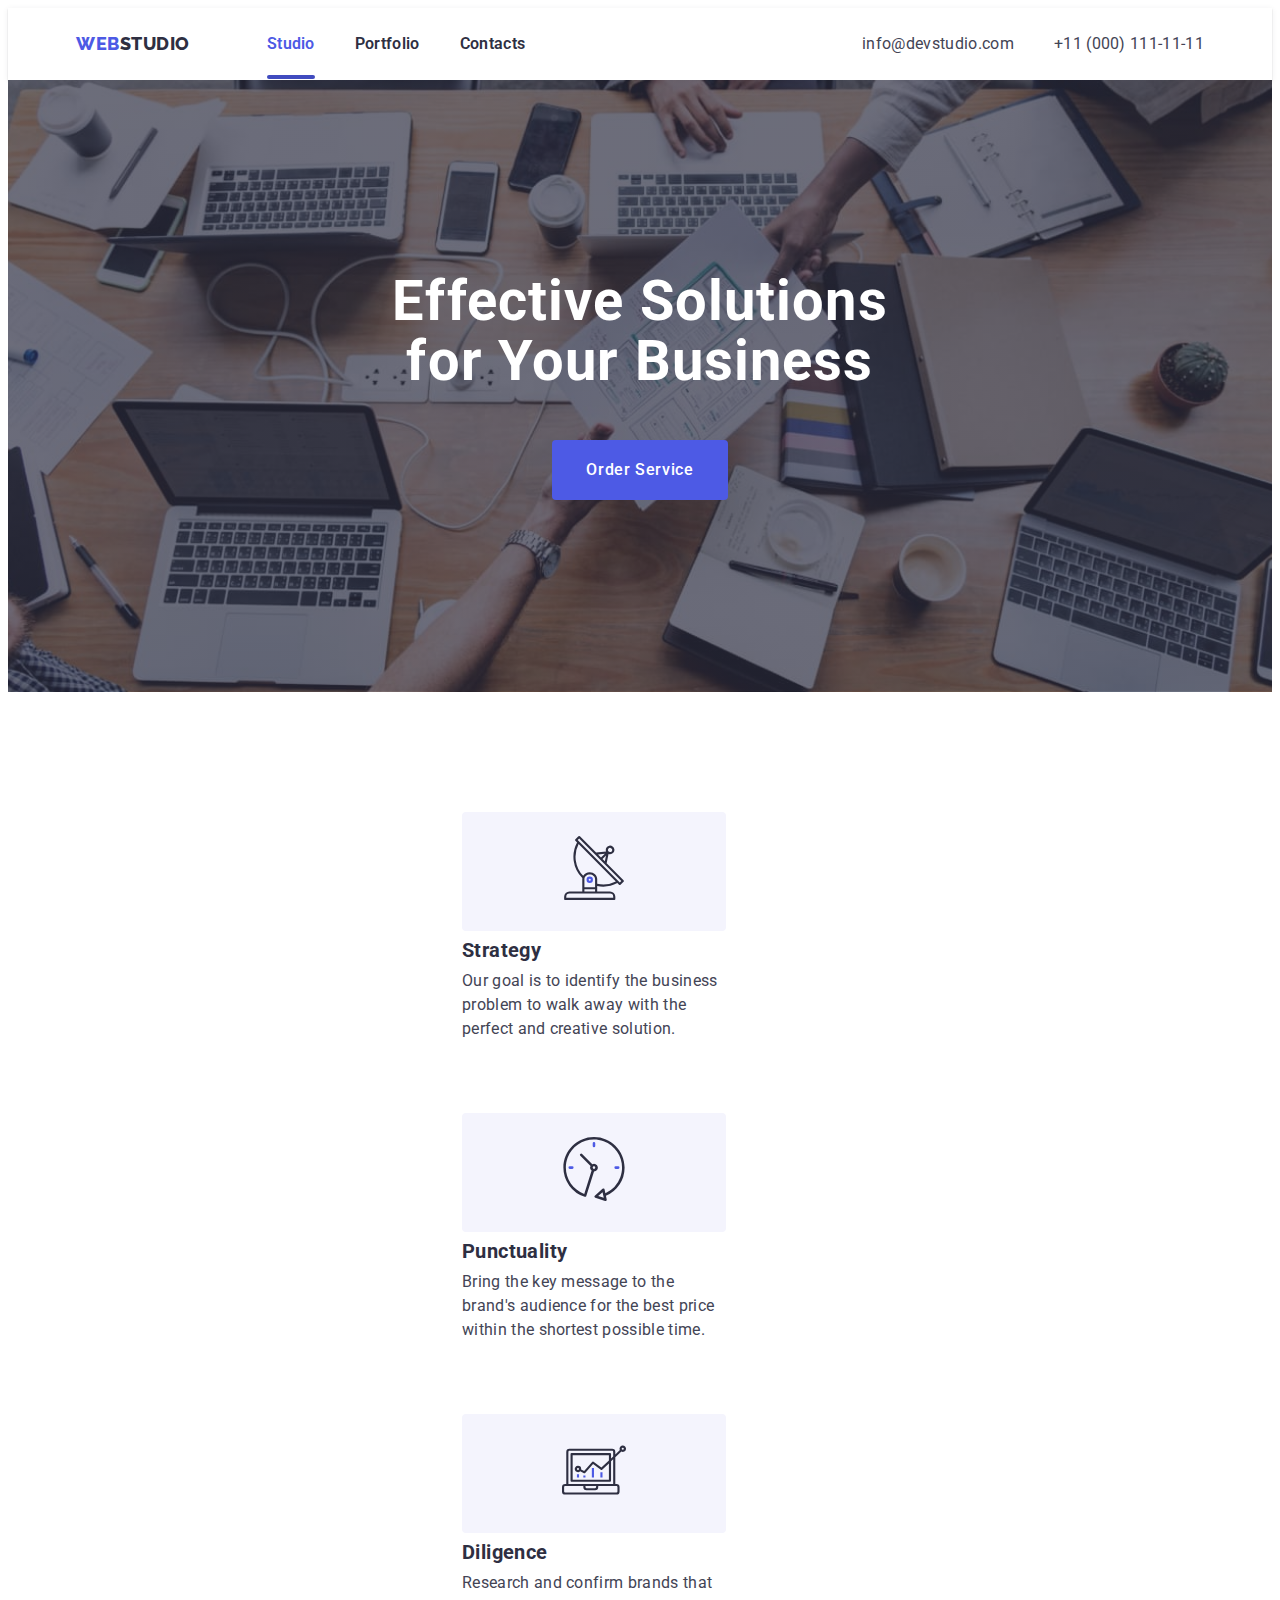
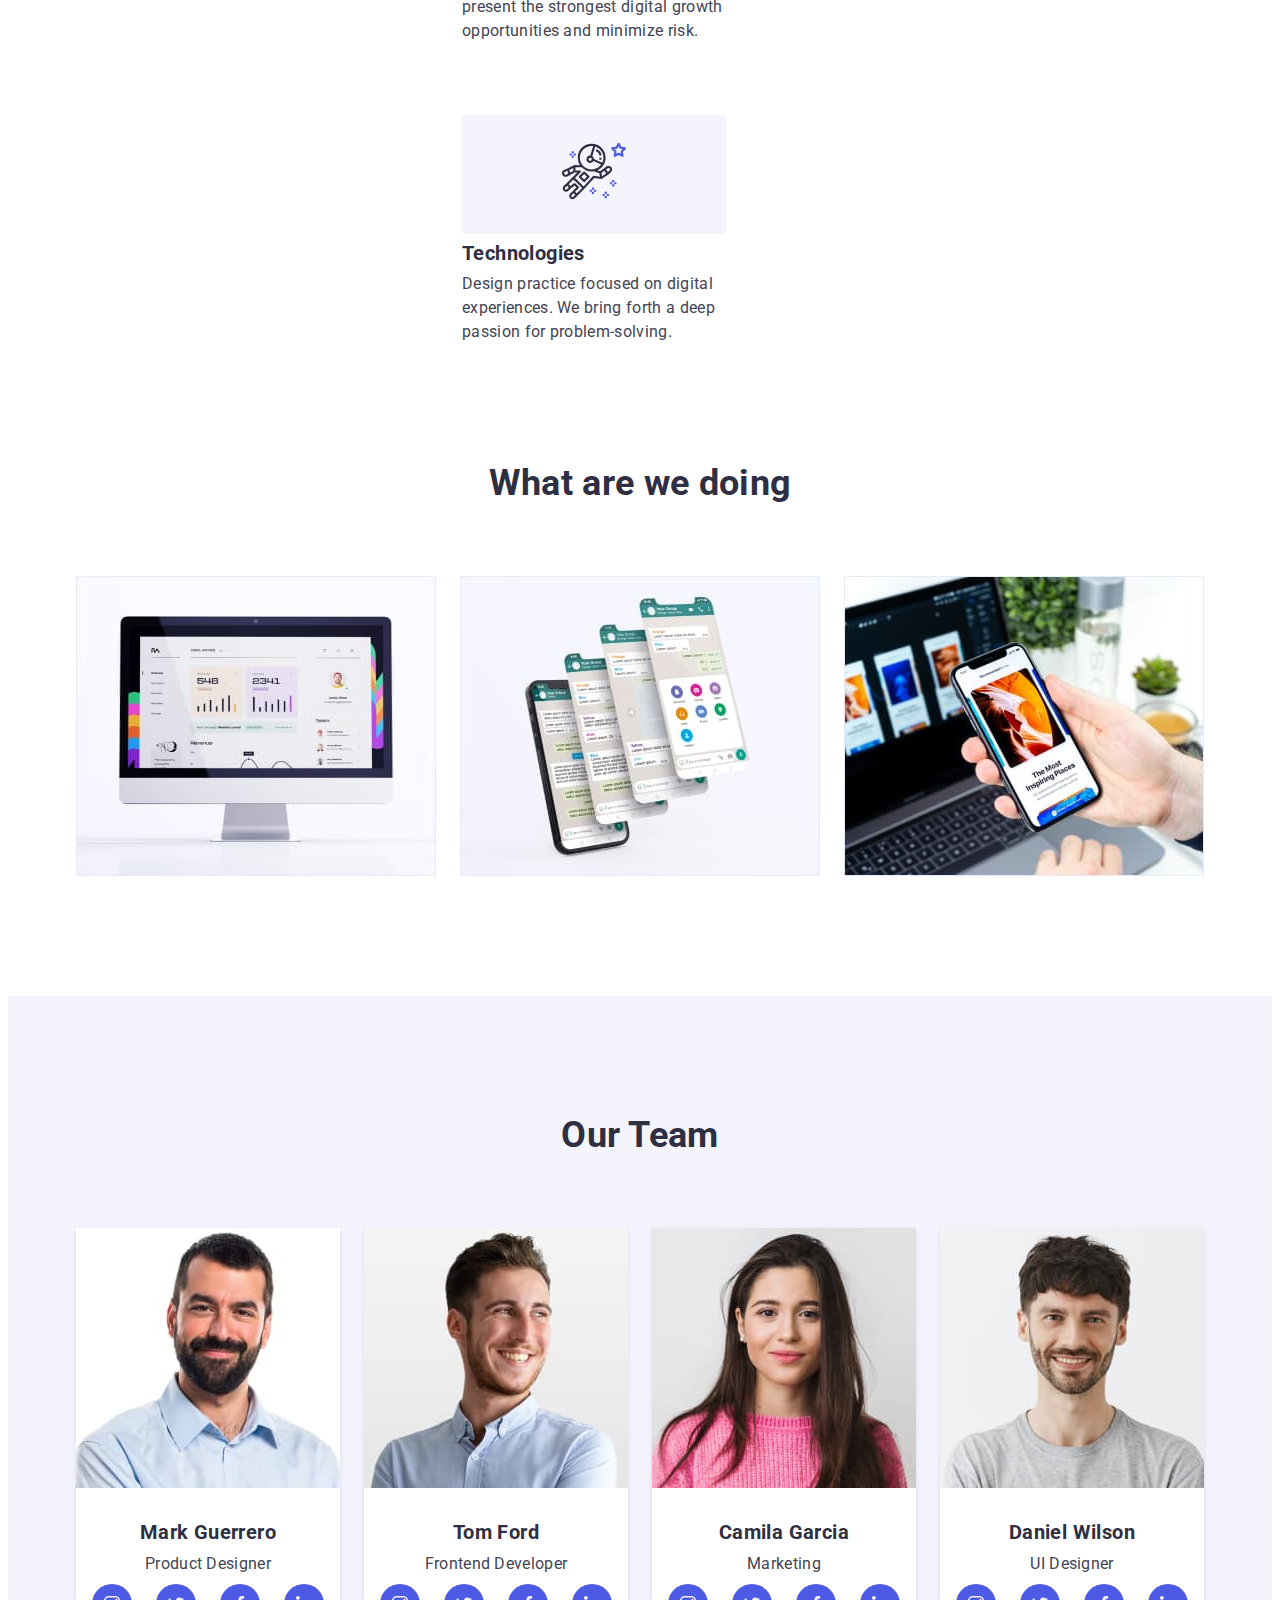
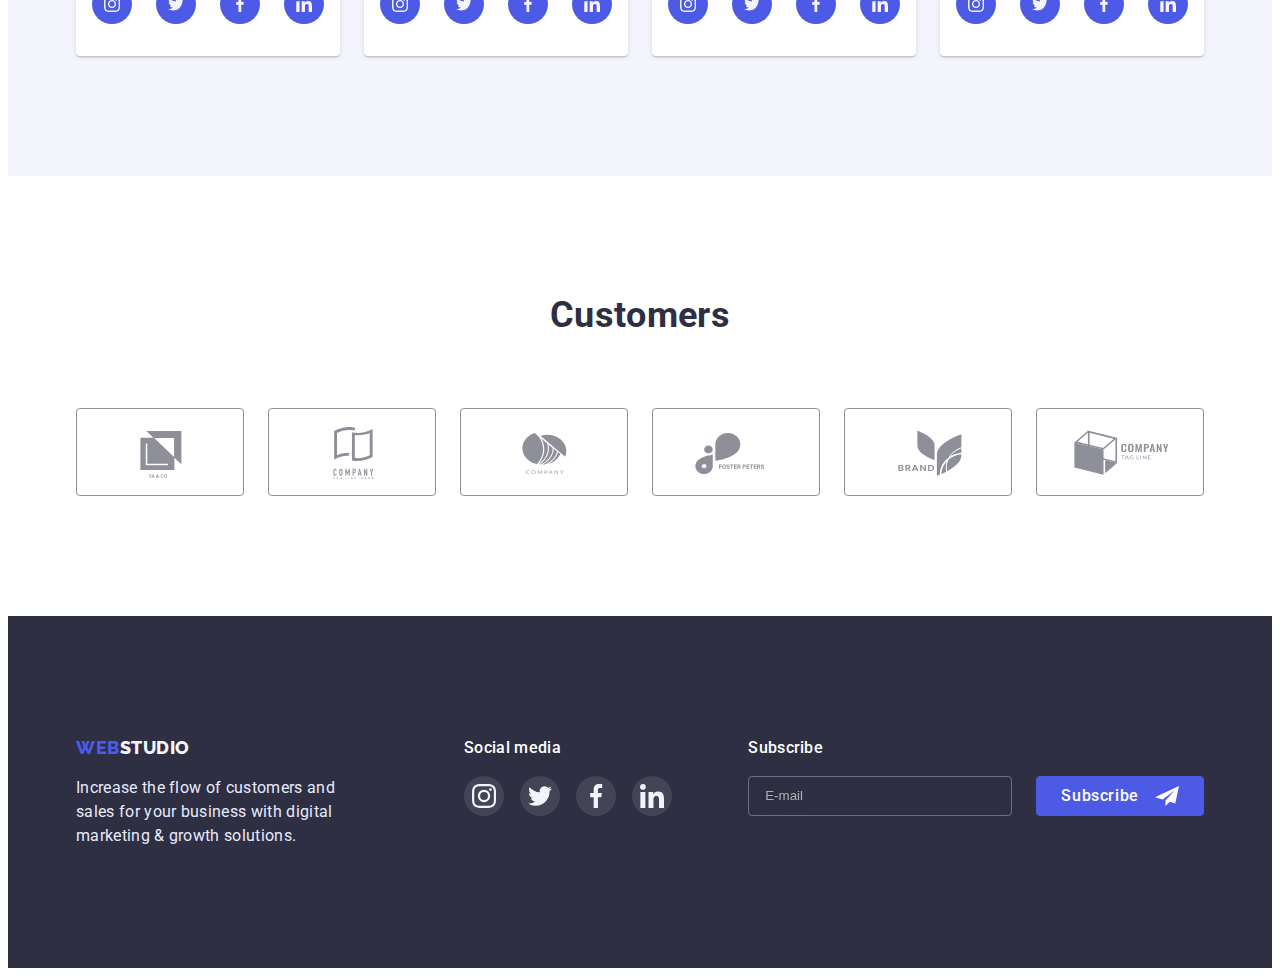
<file: index.html>
<!DOCTYPE html>
<html lang="en">
  <head>
    <meta charset="UTF-8" />
    <meta http-equiv="X-UA-Compatible" content="IE=edge" />
    <meta name="viewport" content="width=device-width, initial-scale=1.0" />
    <title>Web studio | Studio</title>
    <link rel="preconnect" href="https://fonts.googleapis.com" />
    <link rel="preconnect" href="https://fonts.gstatic.com" crossorigin />
    <link
      href="https://fonts.googleapis.com/css2?family=Raleway:wght@800&family=Roboto:wght@400;500;700&display=swap"
      rel="stylesheet"
    />
    <link
      rel="stylesheet"
      href="https://cdnjs.cloudflare.com/ajax/libs/modern-normalize/1.1.0/modern-normalize.min.css"
      integrity="sha512-wpPYUAdjBVSE4KJnH1VR1HeZfpl1ub8YT/NKx4PuQ5NmX2tKuGu6U/JRp5y+Y8XG2tV+wKQpNHVUX03MfMFn9Q=="
      crossorigin="anonymous"
      referrerpolicy="no-referrer"
    />
    <link rel="stylesheet" href="./css/styles.css" />
    <link rel="stylesheet" href="./css/mobile.css" />
    <link rel="stylesheet" href="./css/tablet.css" />
    <link rel="stylesheet" href="./css/desktop.css" />
  </head>

  <body>
    <header class="header">
      <div class="container">
        <div class="header-wrapper">
          <nav class="header-nav">
            <a class="logo link" href="./index.html">
              <span class="logo-span">Web</span>Studio</a
            >

            <ul class="nav-list list">
              <li class="nav-item">
                <a class="nav-link link current" href="./index.html">Studio</a>
              </li>

              <li class="nav-item">
                <a class="nav-link link" href="./portfolio.html">Portfolio</a>
              </li>

              <li class="nav-item">
                <a class="nav-link link" href="/">Contacts</a>
              </li>
            </ul>
          </nav>

          <ul class="header-address-list list">
            <li class="header-address-item">
              <a
                class="header-address-link link"
                href="mailto:info@devstudio.com"
              >
                info@devstudio.com
              </a>
            </li>

            <li class="header-address-item">
              <a class="header-address-link link" href="tel:+110001111111">
                +11 (000) 111-11-11
              </a>
            </li>
          </ul>

          <button class="header-burger button" type="button" data-menu-open>
            <svg class="header-burger-svg" width="32" height="22">
              <use href="./images/icon.svg#menu_btn"></use>
            </svg>
          </button>
          
        </div>
      </div>

      <div class="mobile-menu is-hidden" data-menu>
        <div class="container">
          <button class="mobile-menu-btn button" data-menu-close>
            <svg class="mobile-menu-svg" width="8" height="8">
              <use href="./images/icon.svg#icon-close-btn"></use>
            </svg>
          </button>

          <div class="mobile-top">
            <nav class="mobile-nav">
              <ul class="mobile-list list">
                <li class="mobile-item">
                  <a class="mobile-link link current" href="./index.html"
                    >Studio</a
                  >
                </li>

                <li class="mobile-item">
                  <a class="mobile-link link" href="./portfolio.html"
                    >Portfolio</a
                  >
                </li>

                <li class="mobile-item">
                  <a class="mobile-link link" href="/">Contacts</a>
                </li>
              </ul>
            </nav>
          </div>

          <div class="mobile-bottom">
            <ul class="mobile-address-list list">
              <li class="mobile-address-item">
                <a class="mobile-address-tel link" href="tel:+110001111111">
                  +11 (000) 111-11-11
                </a>
              </li>

              <li class="mobile-address-item">
                <a
                  class="mobile-address-mail link"
                  href="mailto:info@devstudio.com"
                >
                  info@devstudio.com
                </a>
              </li>
            </ul>

            <ul class="mobile-socials list">
              <li class="team-social-item">
                <a
                  class="team-social-link link"
                  href="#"
                  target="_blank"
                  rel="noreferrer noopener"
                >
                  <svg class="team-social-icon" width="24" height="24">
                    <use href="./images/icon.svg#icon-instagram"></use>
                  </svg>
                </a>
              </li>

              <li class="team-social-item">
                <a
                  class="team-social-link link"
                  href="#"
                  target="_blank"
                  rel="noreferrer noopener"
                >
                  <svg class="team-social-icon" width="24" height="24">
                    <use href="./images/icon.svg#icon-twitter"></use>
                  </svg>
                </a>
              </li>

              <li class="team-social-item">
                <a
                  class="team-social-link link"
                  href="#"
                  target="_blank"
                  rel="noreferrer noopener"
                >
                  <svg class="team-social-icon" width="24" height="24">
                    <use href="./images/icon.svg#icon-facebook"></use>
                  </svg>
                </a>
              </li>

              <li class="team-social-item">
                <a
                  class="team-social-link link"
                  href="#"
                  target="_blank"
                  rel="noreferrer noopener"
                >
                  <svg class="team-social-icon" width="24" height="24">
                    <use href="./images/icon.svg#icon-linkedin"></use>
                  </svg>
                </a>
              </li>
            </ul>
          </div>
        </div>
      </div>
    </header>

    <main>
      <section class="hero">
        <div class="container">
          <h1 class="main-title">Effective Solutions for Your Business</h1>
          <button class="hero-button button" type="button" data-modal-open>
            Order Service
          </button>
        </div>
      </section>

      <section class="qwalities">
        <div class="container">
          <h2 class="hidden">Company qwalities</h2>

          <ul class="qwalities-list list">
            <li class="qwalities-item">
              <div class="qwalities-icon">
                <svg class="qwalities-svg" width="64" height="64">
                  <use href="./images/icon.svg#icon-antenna"></use>
                </svg>
              </div>
              <h3 class="qwalities-title">Strategy</h3>
              <p class="qwalities-text">
                Our goal is to identify the business problem&nbsp;to&nbsp;walk
                away with the perfect and creative solution.
              </p>
            </li>

            <li class="qwalities-item">
              <div class="qwalities-icon">
                <svg class="qwalities-svg" width="64" height="64">
                  <use href="./images/icon.svg#icon-clock"></use>
                </svg>
              </div>
              <h3 class="qwalities-title">Punctuality</h3>
              <p class="qwalities-text">
                Bring the key message to the brand's audience for the best price
                within the shortest possible time.
              </p>
            </li>

            <li class="qwalities-item">
              <div class="qwalities-icon">
                <svg class="qwalities-svg" width="64" height="64">
                  <use href="./images/icon.svg#icon-diagram"></use>
                </svg>
              </div>
              <h3 class="qwalities-title">Diligence</h3>
              <p class="qwalities-text">
                Research and confirm brands that present the strongest digital
                growth opportunities and minimize risk.
              </p>
            </li>

            <li class="qwalities-item">
              <div class="qwalities-icon">
                <svg class="qwalities-svg" width="64" height="64">
                  <use href="./images/icon.svg#icon-astronaut"></use>
                </svg>
              </div>
              <h3 class="qwalities-title">Technologies</h3>
              <p class="qwalities-text">
                Design practice focused on digital experiences. We bring forth a
                deep passion for problem-solving.
              </p>
            </li>
          </ul>
        </div>
      </section>

      <section class="works">
        <div class="container">
          <h2 class="section-title">What are we doing</h2>
          <ul class="works-list list">
            <li class="works-list-item">
              <img
                srcset="./images/img1.jpg 1x, ./images/img1-x2.jpg 2x"
                src="./images/img1.jpg"
                width="360"
                height="300"
                alt="desktop"
              />
            </li>

            <li class="works-list-item">
              <img
                srcset="./images/img2.jpg 1x, ./images/img2-x2.jpg 2x"
                src="./images/img2.jpg"
                width="360"
                height="300"
                alt="mobile"
              />
            </li>

            <li class="works-list-item">
              <img
                srcset="./images/img3.jpg 1x, ./images/img3-x2.jpg 2x"
                src="./images/img3.jpg"
                width="360"
                height="300"
                alt="notebook"
              />
            </li>
          </ul>
        </div>
      </section>

      <section class="team">
        <div class="container">
          <h2 class="section-title">Our Team</h2>
          <ul class="team-list list">
            <li class="team-item">
              <img
                srcset="./images/mark.jpg 1x, ./images/mark-x2.jpg 2x"
                src="./images/mark.jpg"
                width="264"
                height="260"
                alt="team member1"
              />
              <div class="team-content">
                <h3 class="team-title">Mark Guerrero</h3>
                <p class="team-text">Product Designer</p>

                <ul class="team-socials list">
                  <li class="team-social-item">
                    <a
                      class="team-social-link link"
                      href="#"
                      target="_blank"
                      rel="noreferrer noopener"
                    >
                      <svg class="team-social-icon" width="16" height="16">
                        <use href="./images/icon.svg#icon-instagram"></use>
                      </svg>
                    </a>
                  </li>

                  <li class="team-social-item">
                    <a
                      class="team-social-link link"
                      href="#"
                      target="_blank"
                      rel="noreferrer noopener"
                    >
                      <svg class="team-social-icon" width="16" height="16">
                        <use href="./images/icon.svg#icon-twitter"></use>
                      </svg>
                    </a>
                  </li>

                  <li class="team-social-item">
                    <a
                      class="team-social-link link"
                      href="#"
                      target="_blank"
                      rel="noreferrer noopener"
                    >
                      <svg class="team-social-icon" width="16" height="16">
                        <use href="./images/icon.svg#icon-facebook"></use>
                      </svg>
                    </a>
                  </li>

                  <li class="team-social-item">
                    <a
                      class="team-social-link link"
                      href="#"
                      target="_blank"
                      rel="noreferrer noopener"
                    >
                      <svg class="team-social-icon" width="16" height="16">
                        <use href="./images/icon.svg#icon-linkedin"></use>
                      </svg>
                    </a>
                  </li>
                </ul>
              </div>
            </li>

            <li class="team-item">
              <img
                srcset="./images/tom.jpg 1x, ./images/tom-x2.jpg 2x"
                src="./images/tom.jpg"
                width="264"
                height="260"
                alt="team member2"
              />
              <div class="team-content">
                <h3 class="team-title">Tom Ford</h3>
                <p class="team-text">Frontend Developer</p>

                <ul class="team-socials list">
                  <li class="team-social-item">
                    <a
                      class="team-social-link link"
                      href="#"
                      target="_blank"
                      rel="noreferrer noopener"
                    >
                      <svg class="team-social-icon" width="16" height="16">
                        <use href="./images/icon.svg#icon-instagram"></use>
                      </svg>
                    </a>
                  </li>

                  <li class="team-social-item">
                    <a
                      class="team-social-link link"
                      href="#"
                      target="_blank"
                      rel="noreferrer noopener"
                    >
                      <svg class="team-social-icon" width="16" height="16">
                        <use href="./images/icon.svg#icon-twitter"></use>
                      </svg>
                    </a>
                  </li>

                  <li class="team-social-item">
                    <a
                      class="team-social-link link"
                      href="#"
                      target="_blank"
                      rel="noreferrer noopener"
                    >
                      <svg class="team-social-icon" width="16" height="16">
                        <use href="./images/icon.svg#icon-facebook"></use>
                      </svg>
                    </a>
                  </li>

                  <li class="team-social-item">
                    <a
                      class="team-social-link link"
                      href="#"
                      target="_blank"
                      rel="noreferrer noopener"
                    >
                      <svg class="team-social-icon" width="16" height="16">
                        <use href="./images/icon.svg#icon-linkedin"></use>
                      </svg>
                    </a>
                  </li>
                </ul>
              </div>
            </li>

            <li class="team-item">
              <img
                srcset="./images/camila.jpg 1x, ./images/camila-x2.jpg 2x"
                src="./images/camila.jpg"
                width="264"
                height="260"
                alt="team member3"
              />
              <div class="team-content">
                <h3 class="team-title">Camila Garcia</h3>
                <p class="team-text">Marketing</p>

                <ul class="team-socials list">
                  <li class="team-social-item">
                    <a
                      class="team-social-link link"
                      href="#"
                      target="_blank"
                      rel="noreferrer noopener"
                    >
                      <svg class="team-social-icon" width="16" height="16">
                        <use href="./images/icon.svg#icon-instagram"></use>
                      </svg>
                    </a>
                  </li>

                  <li class="team-social-item">
                    <a
                      class="team-social-link link"
                      href="#"
                      target="_blank"
                      rel="noreferrer noopener"
                    >
                      <svg class="team-social-icon" width="16" height="16">
                        <use href="./images/icon.svg#icon-twitter"></use>
                      </svg>
                    </a>
                  </li>

                  <li class="team-social-item">
                    <a
                      class="team-social-link link"
                      href="#"
                      target="_blank"
                      rel="noreferrer noopener"
                    >
                      <svg class="team-social-icon" width="16" height="16">
                        <use href="./images/icon.svg#icon-facebook"></use>
                      </svg>
                    </a>
                  </li>

                  <li class="team-social-item">
                    <a
                      class="team-social-link link"
                      href="#"
                      target="_blank"
                      rel="noreferrer noopener"
                    >
                      <svg class="team-social-icon" width="16" height="16">
                        <use href="./images/icon.svg#icon-linkedin"></use>
                      </svg>
                    </a>
                  </li>
                </ul>
              </div>
            </li>

            <li class="team-item">
              <img
                srcset="./images/daniel.jpg 1x, ./images/daniel-x2.jpg 2x"
                src="./images/daniel.jpg"
                width="264"
                height="260"
                alt="team member4"
              />
              <div class="team-content">
                <h3 class="team-title">Daniel Wilson</h3>
                <p class="team-text">UI Designer</p>

                <ul class="team-socials list">
                  <li class="team-social-item">
                    <a
                      class="team-social-link link"
                      href="#"
                      target="_blank"
                      rel="noreferrer noopener"
                    >
                      <svg class="team-social-icon" width="16" height="16">
                        <use href="./images/icon.svg#icon-instagram"></use>
                      </svg>
                    </a>
                  </li>

                  <li class="team-social-item">
                    <a
                      class="team-social-link link"
                      href="#"
                      target="_blank"
                      rel="noreferrer noopener"
                    >
                      <svg class="team-social-icon" width="16" height="16">
                        <use href="./images/icon.svg#icon-twitter"></use>
                      </svg>
                    </a>
                  </li>

                  <li class="team-social-item">
                    <a
                      class="team-social-link link"
                      href="#"
                      target="_blank"
                      rel="noreferrer noopener"
                    >
                      <svg class="team-social-icon" width="16" height="16">
                        <use href="./images/icon.svg#icon-facebook"></use>
                      </svg>
                    </a>
                  </li>

                  <li class="team-social-item">
                    <a
                      class="team-social-link link"
                      href="#"
                      target="_blank"
                      rel="noreferrer noopener"
                    >
                      <svg class="team-social-icon" width="16" height="16">
                        <use href="./images/icon.svg#icon-linkedin"></use>
                      </svg>
                    </a>
                  </li>
                </ul>
              </div>
            </li>
          </ul>
        </div>
      </section>

      <section class="customers">
        <div class="container">
          <h2 class="section-title">Customers</h2>

          <ul class="customers-list list">
            <li class="customers-item">
              <a class="customers-link link" href="#">
                <svg class="customers-icon" width="104" height="56">
                  <use href="./images/icon.svg#icon-client1"></use>
                </svg>
              </a>
            </li>

            <li class="customers-item">
              <a class="customers-link link" href="#">
                <svg class="customers-icon" width="104" height="56">
                  <use href="./images/icon.svg#icon-client2"></use>
                </svg>
              </a>
            </li>

            <li class="customers-item">
              <a class="customers-link link" href="#">
                <svg class="customers-icon" width="104" height="56">
                  <use href="./images/icon.svg#icon-client3"></use>
                </svg>
              </a>
            </li>

            <li class="customers-item">
              <a class="customers-link link" href="#">
                <svg class="customers-icon" width="104" height="56">
                  <use href="./images/icon.svg#icon-client4"></use>
                </svg>
              </a>
            </li>

            <li class="customers-item">
              <a class="customers-link link" href="#">
                <svg class="customers-icon" width="104" height="56">
                  <use href="./images/icon.svg#icon-client5"></use>
                </svg>
              </a>
            </li>

            <li class="customers-item">
              <a class="customers-link link" href="#">
                <svg class="customers-icon" width="104" height="56">
                  <use href="./images/icon.svg#icon-client6"></use>
                </svg>
              </a>
            </li>
          </ul>
        </div>
      </section>
    </main>

    <footer class="footer">
      <div class="container">
        <div class="footer-inner">
          <div class="footer-wrapper">
            <a class="logo footer-logo link" href="./index.html">
              <span class="logo-span">Web</span>Studio
            </a>

            <p class="footer-text">
              Increase the flow of customers and sales for your business with
              digital marketing & growth solutions.
            </p>
          </div>

          <div class="footer-media">
            <h2 class="footer-title">Social media</h2>

            <ul class="footer-socials list">
              <li class="footer-social-item">
                <a
                  class="footer-social-link link"
                  href="#"
                  target="_blank"
                  rel="noreferrer noopener"
                >
                  <svg class="footer-social-icon" width="24" height="24">
                    <use href="./images/icon.svg#icon-instagram"></use>
                  </svg>
                </a>
              </li>

              <li class="footer-social-item">
                <a
                  class="footer-social-link link"
                  href="#"
                  target="_blank"
                  rel="noreferrer noopener"
                >
                  <svg class="footer-social-icon" width="24" height="24">
                    <use href="./images/icon.svg#icon-twitter"></use>
                  </svg>
                </a>
              </li>

              <li class="footer-social-item">
                <a
                  class="footer-social-link link"
                  href="#"
                  target="_blank"
                  rel="noreferrer noopener"
                >
                  <svg class="footer-social-icon" width="24" height="24">
                    <use href="./images/icon.svg#icon-facebook"></use>
                  </svg>
                </a>
              </li>

              <li class="footer-social-item">
                <a
                  class="footer-social-link link"
                  href="#"
                  target="_blank"
                  rel="noreferrer noopener"
                >
                  <svg class="footer-social-icon" width="24" height="24">
                    <use href="./images/icon.svg#icon-linkedin"></use>
                  </svg>
                </a>
              </li>
            </ul>
          </div>

          <div class="footer-subscribe">
            <div class="footer-input-wrapper">
              <p class="footer-input-title">Subscribe</p>
              <input class="footer-input" type="email" placeholder="E-mail" />
            </div>
            <button class="footer-submit-btn button" type="submit">
              Subscribe
              <svg class="footer-input-icon" width="24" height="24">
                <use href="./images/icon.svg#icon-plane"></use>
              </svg>
            </button>
          </div>
        </div>
      </div>
    </footer>

    <div class="backdrop is-hidden" data-modal>
      <div class="modal">
        <button class="modal-close button" type="button" data-modal-close>
          <svg class="modal-close-icon" width="8" height="8">
            <use href="./images/icon.svg#icon-close-btn"></use>
          </svg>
        </button>

        <form class="modal-window">
          <p class="modal-title">
            Leave your contacts and we will call you back
          </p>

          <label class="modal-label">
            <span class="modal-input-name">Name</span>
            <span class="modal-input-wrap">
              <input class="modal-input" type="text" name="name" required />
              <svg class="modal-icon" width="18" height="18">
                <use href="./images/icon.svg#icon-person"></use>
              </svg>
            </span>
          </label>

          <label class="modal-label">
            <span class="modal-input-name">Phone</span>
            <span class="modal-input-wrap">
              <input class="modal-input" type="tel" name="tel" required />
              <svg class="modal-icon" width="18" height="24">
                <use href="./images/icon.svg#icon-phone"></use>
              </svg>
            </span>
          </label>

          <label class="modal-label">
            <span class="modal-input-name">Email</span>
            <span class="modal-input-wrap">
              <input class="modal-input" type="email" name="email" required />
              <svg class="modal-icon" width="18" height="24">
                <use href="./images/icon.svg#icon-email"></use>
              </svg>
            </span>
          </label>

          <label class="modal-label">
            <span class="modal-input-name">Comment</span>
            <textarea
              class="modal-textarea"
              name="comment"
              placeholder="Text input"
            ></textarea>
          </label>

          <label class="modal-checkbox-label" for="user-policy">
            <input
              class="modal-checkbox hidden"
              id="user-policy"
              type="checkbox"
              name="user-policy"
              required
            />
            <span class="modal-checkbox-icon">
              <svg class="modal-checkbox-mark" width="10" height="8">
                <use href="./images/icon.svg#icon-check"></use>
              </svg>
            </span>
            <span class="modal-checkbox-message">
              I accept the terms and conditions of the&nbsp;
            <a
              class="modal-privacy-link"
              href="#"
              >Privacy Policy</a
            >
            </span>
          </label>

          <button class="modal-submit-btn button" type="submit">Send</button>
        </form>
      </div>
    </div>

    <script src="./js/mobile-menu.js"></script>
    <script src="./js/modal.js"></script>
  </body>
</html>
</file>
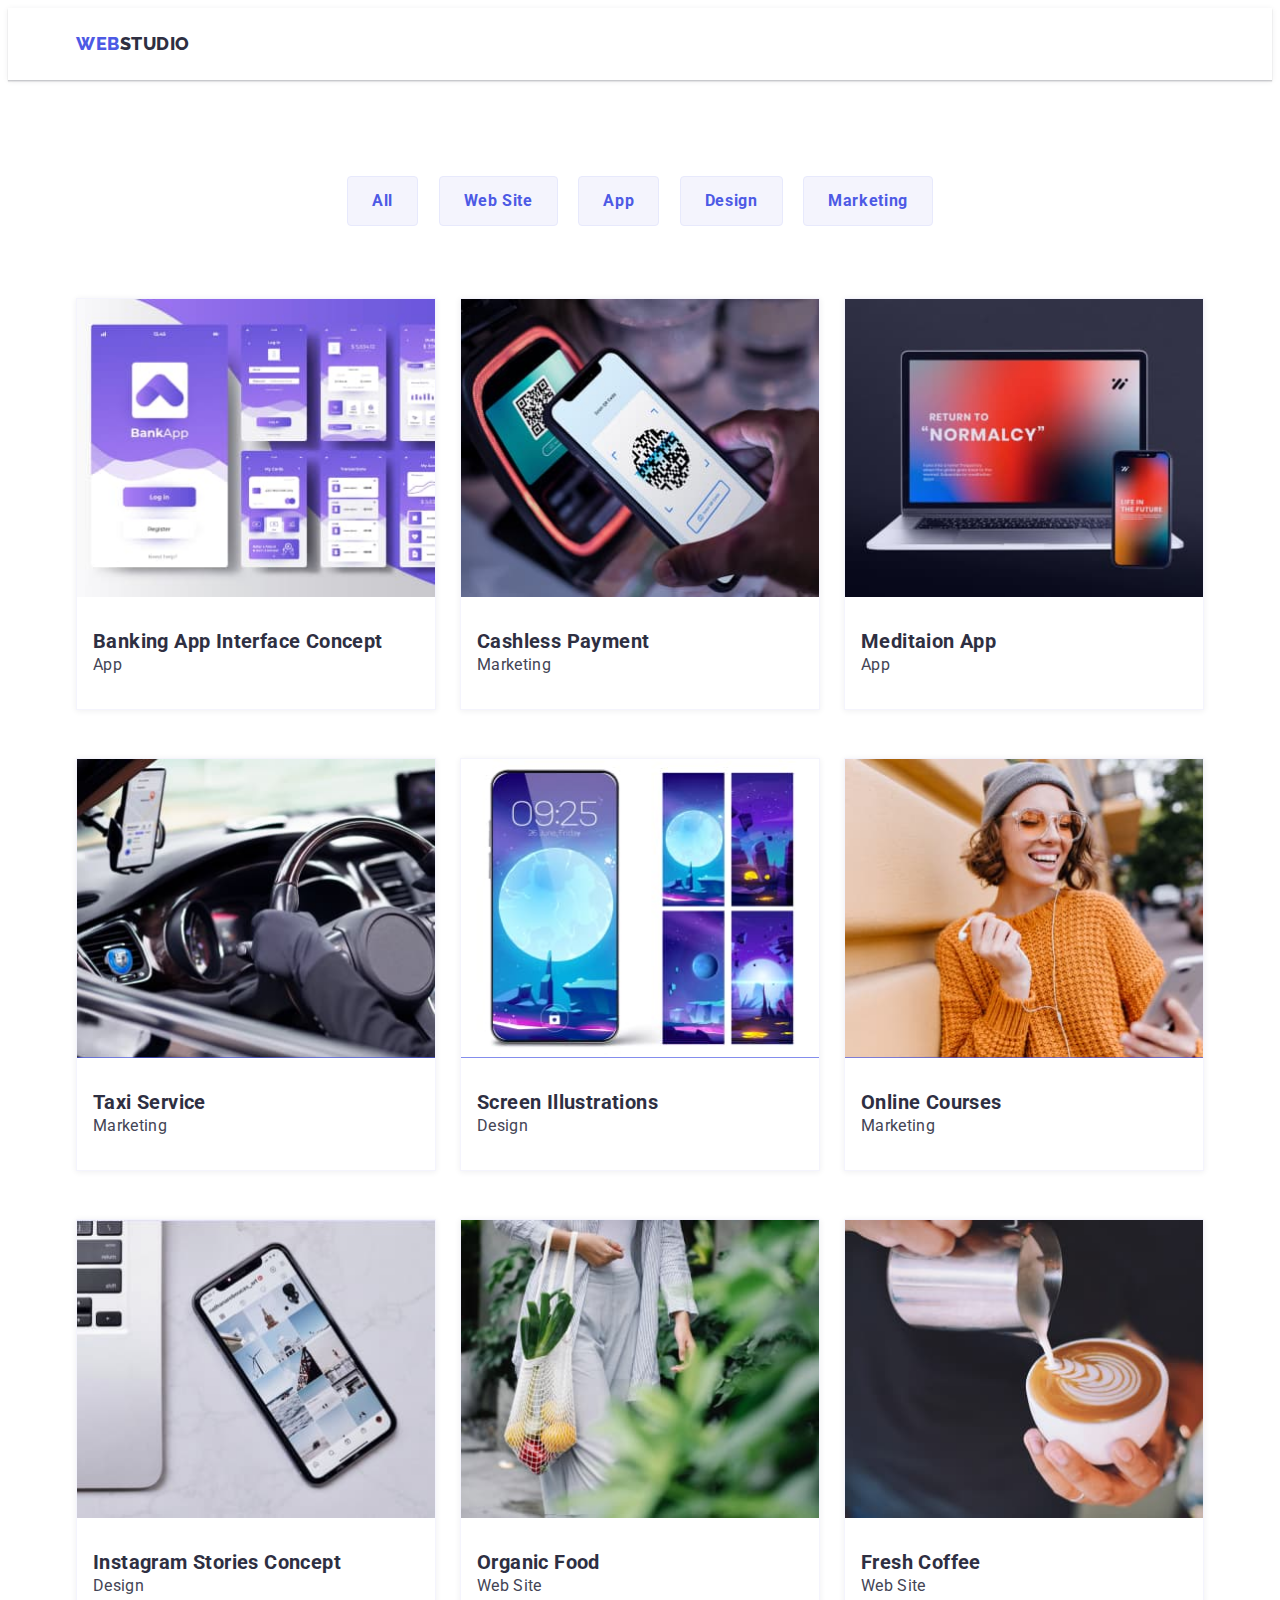
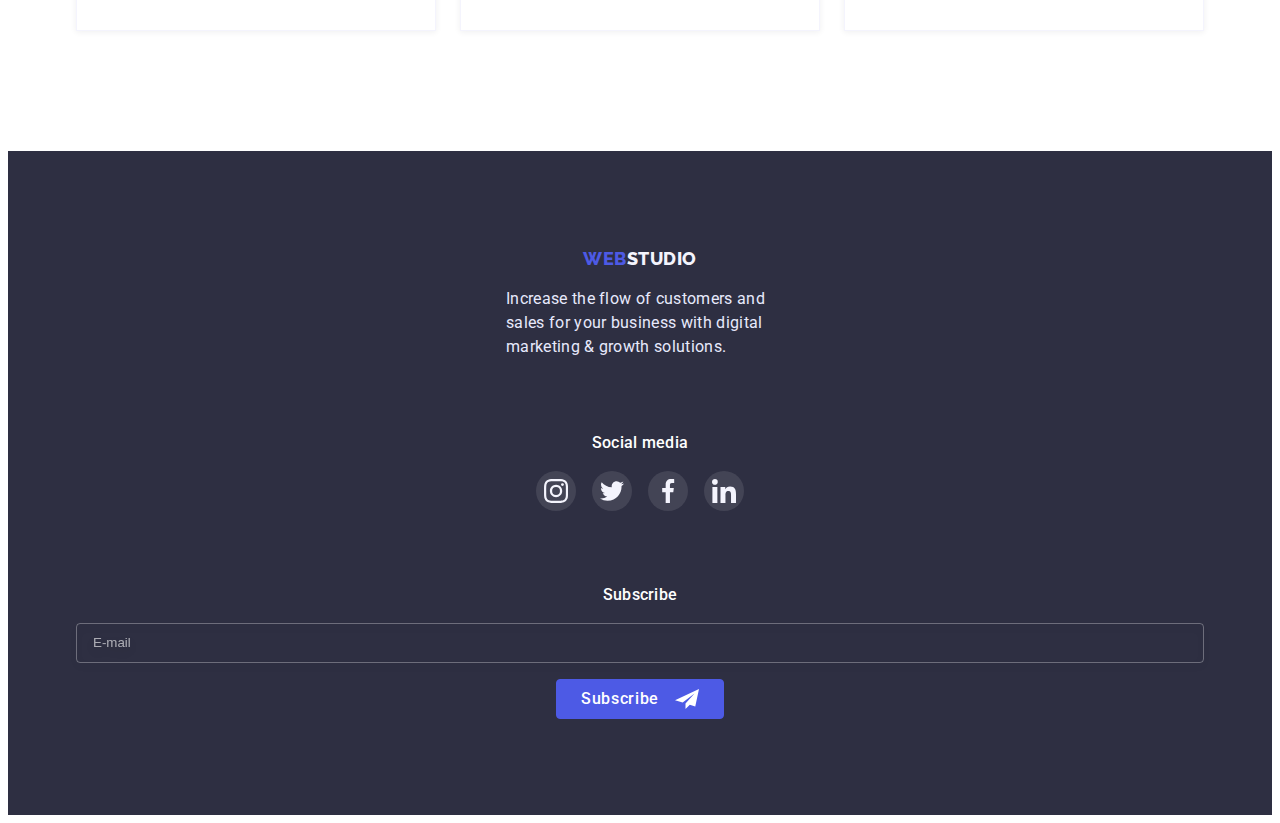
<file: portfolio.html>
<!DOCTYPE html>
<html lang="en">
  <head>
    <meta charset="UTF-8" />
    <meta http-equiv="X-UA-Compatible" content="IE=edge" />
    <meta name="viewport" content="width=device-width, initial-scale=1.0" />
    <title>Web studio | Portfolio</title>
    <link rel="preconnect" href="https://fonts.googleapis.com" />
    <link rel="preconnect" href="https://fonts.gstatic.com" crossorigin />
    <link
      href="https://fonts.googleapis.com/css2?family=Raleway:wght@800&family=Roboto:wght@400;500;700&display=swap"
      rel="stylesheet"
    />
    <link
      rel="stylesheet"
      href="https://cdnjs.cloudflare.com/ajax/libs/modern-normalize/1.1.0/modern-normalize.min.css"
      integrity="sha512-wpPYUAdjBVSE4KJnH1VR1HeZfpl1ub8YT/NKx4PuQ5NmX2tKuGu6U/JRp5y+Y8XG2tV+wKQpNHVUX03MfMFn9Q=="
      crossorigin="anonymous"
      referrerpolicy="no-referrer"
    />
    <link rel="stylesheet" href="./css/styles.css" />
  </head>

  <body>
    <header class="header">
      <div class="container">
        <div class="header-wrapper">
          <nav class="header-nav">
            <a class="logo link" href="./index.html">
              <span class="logo-span">Web</span>Studio</a
            >

            <ul class="nav-list list">
              <li class="nav-item">
                <a class="nav-link link" href="./index.html">Studio</a>
              </li>

              <li class="nav-item">
                <a class="nav-link link current" href="./portfolio.html">Portfolio</a>
              </li>

              <li class="nav-item">
                <a class="nav-link link" href="/">Contacts</a>
              </li>
            </ul>
          </nav>

          <ul class="header-address-list list">
            <li class="header-address-item">
              <a
                class="header-address-link link"
                href="mailto:info@devstudio.com"
              >
                info@devstudio.com
              </a>
            </li>

            <li class="header-address-item">
              <a class="header-address-link link" href="tel:+110001111111">
                +11 (000) 111-11-11
              </a>
            </li>
          </ul>
        </div>
      </div>
    </header>

    <main>
      <section class="portfolio">
        <div class="container">
          <h1 class="hidden">Portfolio page</h1>
          <ul class="portfolio-filters list">

            <li class="portfolio-filter">
              <button class="portfolio-button button" type="button">All</button>
            </li>

            <li class="portfolio-filter">
              <button class="portfolio-button button" type="button">
                Web Site
              </button>
            </li>

            <li class="portfolio-filter">
              <button class="portfolio-button button" type="button">App</button>
            </li>

            <li class="portfolio-filter">
              <button class="portfolio-button button" type="button">
                Design
              </button>
            </li>

            <li class="portfolio-filter">
              <button class="portfolio-button button" type="button">
                Marketing
              </button>
            </li>
          </ul>

          <ul class="portfolio-image-list list">
            <li class="portfolio-item">
              <a class="portfolio-link link" href="#">
                <div class="portfolio-wrapper">
                  <img
                    src="./images/portfolio/img1.jpg"
                    width="360"
                    height="300"
                    alt="portfolio image 1"
                  />
                  <p class="portfolio-wrapper-text">
                    14 Stylish and User-Friendly App Design Concepts · Task Manager App · Calorie Tracker App · Exotic Fruit Ecommerce App · Cloud Storage App
                  </p>
                </div>
                <div class="card-content">
                  <h2 class="portfolio-title">Banking App Interface Concept</h2>
                  <p class="portfolio-text">App</p>
                </div>
              </a>
            </li>

            <li class="portfolio-item">
              <a class="portfolio-link link" href="#">
                <div class="portfolio-wrapper">
                  <img
                    src="./images/portfolio/img2.jpg"
                    width="360"
                    height="300"
                    alt="portfolio image 2"
                  />
                  <p class="portfolio-wrapper-text">
                    14 Stylish and User-Friendly App Design Concepts · Task Manager App · Calorie Tracker App · Exotic Fruit Ecommerce App · Cloud Storage App
                  </p>
                </div>
                <div class="card-content">
                  <h2 class="portfolio-title">Cashless Payment</h2>
                  <p class="portfolio-text">Marketing</p>
                </div>
              </a>
            </li>

            <li class="portfolio-item">
              <a class="portfolio-link link" href="#">
                <div class="portfolio-wrapper">
                  <img
                    src="./images/portfolio/img3.jpg"
                    width="360"
                    height="300"
                    alt="portfolio image 3"
                  />
                  <p class="portfolio-wrapper-text">
                    14 Stylish and User-Friendly App Design Concepts · Task Manager App · Calorie Tracker App · Exotic Fruit Ecommerce App · Cloud Storage App
                  </p>
                </div>
                <div class="card-content">
                  <h2 class="portfolio-title">Meditaion App</h2>
                  <p class="portfolio-text">App</p>
                </div>
              </a>
            </li>

            <li class="portfolio-item">
              <a class="portfolio-link link" href="#">
                <div class="portfolio-wrapper">
                  <img
                    src="./images/portfolio/img4.jpg"
                    width="360"
                    height="300"
                    alt="portfolio image 4"
                  />
                  <p class="portfolio-wrapper-text">
                    14 Stylish and User-Friendly App Design Concepts · Task Manager App · Calorie Tracker App · Exotic Fruit Ecommerce App · Cloud Storage App
                  </p>
                </div>
                <div class="card-content">
                  <h2 class="portfolio-title">Taxi Service</h2>
                  <p class="portfolio-text">Marketing</p>
                </div>
              </a>
            </li>

            <li class="portfolio-item">
              <a class="portfolio-link link" href="#">
                <div class="portfolio-wrapper">
                  <img
                    src="./images/portfolio/img5.jpg"
                    width="360"
                    height="300"
                    alt="portfolio image 5"
                  />
                  <p class="portfolio-wrapper-text">
                    14 Stylish and User-Friendly App Design Concepts · Task Manager App · Calorie Tracker App · Exotic Fruit Ecommerce App · Cloud Storage App
                  </p>
                </div>
                <div class="card-content">
                  <h2 class="portfolio-title">Screen Illustrations</h2>
                  <p class="portfolio-text">Design</p>
                </div>
              </a>
            </li>

            <li class="portfolio-item">
              <a class="portfolio-link link" href="#">
                <div class="portfolio-wrapper">
                  <img
                    src="./images/portfolio/img6.jpg"
                    width="360"
                    height="300"
                    alt="portfolio image 6"
                  />
                  <p class="portfolio-wrapper-text">
                    14 Stylish and User-Friendly App Design Concepts · Task Manager App · Calorie Tracker App · Exotic Fruit Ecommerce App · Cloud Storage App
                  </p>
                </div>
                <div class="card-content">
                  <h2 class="portfolio-title">Online Courses</h2>
                  <p class="portfolio-text">Marketing</p>
                </div>
              </a>
            </li>

            <li class="portfolio-item">
              <a class="portfolio-link link" href="#">
                <div class="portfolio-wrapper">
                  <img
                    src="./images/portfolio/img7.jpg"
                    width="360"
                    height="300"
                    alt="portfolio image 7"
                  />
                  <p class="portfolio-wrapper-text">
                    14 Stylish and User-Friendly App Design Concepts · Task Manager App · Calorie Tracker App · Exotic Fruit Ecommerce App · Cloud Storage App
                  </p>
                </div>
                <div class="card-content">
                  <h2 class="portfolio-title">Instagram Stories Concept</h2>
                  <p class="portfolio-text">Design</p>
                </div>
              </a>
            </li>

            <li class="portfolio-item">
              <a class="portfolio-link link" href="#">
                <div class="portfolio-wrapper">
                  <img
                    src="./images/portfolio/img8.jpg"
                    width="360"
                    height="300"
                    alt="portfolio image 8"
                  />
                  <p class="portfolio-wrapper-text">
                    14 Stylish and User-Friendly App Design Concepts · Task Manager App · Calorie Tracker App · Exotic Fruit Ecommerce App · Cloud Storage App
                  </p>
                </div>
                <div class="card-content">
                  <h2 class="portfolio-title">Organic Food</h2>
                  <p class="portfolio-text">Web Site</p>
                </div>
              </a>
            </li>

            <li class="portfolio-item">
              <a class="portfolio-link link" href="#">
                <div class="portfolio-wrapper">
                  <img
                    src="./images/portfolio/img9.jpg"
                    width="360"
                    height="300"
                    alt="portfolio image 9"
                  />
                  <p class="portfolio-wrapper-text">
                    14 Stylish and User-Friendly App Design Concepts · Task Manager App · Calorie Tracker App · Exotic Fruit Ecommerce App · Cloud Storage App
                  </p>
                </div>
                <div class="card-content">
                  <h2 class="portfolio-title">Fresh Coffee</h2>
                  <p class="portfolio-text">Web Site</p>
                </div>
              </a>
            </li>
            
          </ul>
        </div>
      </section>
    </main>

    <footer class="footer">
      <div class="container">
        <div class="footer-inner">
          <div class="footer-wrapper">
            <a class="logo footer-logo link" href="./index.html">
              <span class="logo-span">Web</span>Studio
            </a>

            <p class="footer-text">
              Increase the flow of customers and sales for your business with
              digital marketing & growth solutions.
            </p>
          </div>

          <div class="footer-media">
            <h2 class="footer-title">Social media</h2>

            <ul class="footer-socials list">
              <li class="footer-social-item">
                <a
                  class="footer-social-link link"
                  href="#"
                  target="_blank"
                  rel="noreferrer noopener"
                >
                  <svg class="footer-social-icon" width="24" height="24">
                    <use href="./images/icon.svg#icon-instagram"></use>
                  </svg>
                </a>
              </li>

              <li class="footer-social-item">
                <a
                  class="footer-social-link link"
                  href="#"
                  target="_blank"
                  rel="noreferrer noopener"
                >
                  <svg class="footer-social-icon" width="24" height="24">
                    <use href="./images/icon.svg#icon-twitter"></use>
                  </svg>
                </a>
              </li>

              <li class="footer-social-item">
                <a
                  class="footer-social-link link"
                  href="#"
                  target="_blank"
                  rel="noreferrer noopener"
                >
                  <svg class="footer-social-icon" width="24" height="24">
                    <use href="./images/icon.svg#icon-facebook"></use>
                  </svg>
                </a>
              </li>

              <li class="footer-social-item">
                <a
                  class="footer-social-link link"
                  href="#"
                  target="_blank"
                  rel="noreferrer noopener"
                >
                  <svg class="footer-social-icon" width="24" height="24">
                    <use href="./images/icon.svg#icon-linkedin"></use>
                  </svg>
                </a>
              </li>
            </ul>
          </div>

          <div class="footer-subscribe">
            <div class="footer-input-wrapper">
              <p class="footer-input-title">Subscribe</p>
              <input class="footer-input" type="email" placeholder="E-mail" />
            </div>
            <button class="footer-submit-btn button" type="submit">
              Subscribe
              <svg class="footer-input-icon" width="24" height="24">
                <use href="./images/icon.svg#icon-plane"></use>
              </svg>
            </button>
          </div>
        </div>
      </div>
    </footer>

    <script src="./js/modal.js"></script>
  </body>
</html>
</file>
<file: css/styles.css>
html {
  box-sizing: border-box;
}

*,
*::before,
*::after {
  box-sizing: inherit;
}

h1,
h2,
h3,
h4,
h5,
h6,
p {
  margin: 0;
}

ul,
ol {
  margin: 0;
  padding-left: 0;
}

img {
  display: block;
  max-width: 100%;
  height: auto;
}

:root {
  --title-color: #2e2f42;
  --text-color: #434455;
  --footer-text-color: #e7e9fc;
  --background-color: #f4f4fd;
  --white-color: #ffffff;
  --accent-color: #4d5ae5;
  --active-color: #404bbf;
  --icon-color: #8e8f99;
  --bg-gradient: linear-gradient(rgba(46, 47, 66, 0.7), rgba(46, 47, 66, 0.7));
  --footer-bg: rgba(255, 255, 255, 0.1);
  --footer-hover: #31d0aa;
  --overlay: rgba(46, 47, 66, 0.4);
  --modal-bg: #fcfcfc;
  --transit: 250ms cubic-bezier(0.4, 0, 0.2, 1);
  --bdrop-color: rgba(46, 47, 66, 0.4);
  --input-border: 1px solid rgba(33, 33, 33, 0.2);
}

body {
  font-family: "Roboto", sans-serif;
  color: var(--text-color);
  font-size: 16px;
  line-height: 1.5;
  letter-spacing: 0.02em;
}

.list {
  list-style: none;
  padding: 0;
  margin: 0;
}

.link {
  text-decoration: none;
}

.hidden {
  position: absolute;
  width: 1px;
  height: 1px;
  margin: -1px;
  border: 0;
  padding: 0;
  white-space: nowrap;
  clip-path: inset(100%);
  clip: rect(0 0 0 0);
  overflow: hidden;
}

.no-scroll {
  overflow: hidden;
}

.container {
  max-width: 1158px;
  margin: 0 auto;
  padding: 0 15px;
}

.button {
  background-color: transparent;
  cursor: pointer;
  border-color: transparent;
  font-family: inherit;
  border-radius: 4px;
  text-align: center;
}

.section-title {
  font-size: 36px;
  line-height: 1.11;
  color: var(--title-color);
  text-align: center;
  margin-bottom: 72px;
}

.card-content {
  padding: 32px 16px;
}

/* ______________Header_____________ */
.header {
  box-shadow: 0px 2px 1px rgba(46, 47, 66, 0.08),
    0px 1px 1px rgba(46, 47, 66, 0.16), 0px 1px 6px rgba(46, 47, 66, 0.08);
  padding: 24px 0;
  margin: 0 auto;
}

.header-wrapper {
  display: flex;
  justify-content: space-between;
}

.logo {
  font-family: "Raleway", sans-serif;
  font-weight: 800;
  font-size: 18px;
  line-height: 1.33;
  letter-spacing: 0.03em;
  text-transform: uppercase;
  color: var(--title-color);
  margin-right: 77px;
}

.logo-span {
  color: var(--accent-color);
}

.header-nav {
  display: flex;
}

.nav-list {
  display: none;
}

.nav-link {
  font-weight: 600;
  font-size: 16px;
  line-height: 1.5;
  letter-spacing: 0.02em;
  color: var(--title-color);
  transition: color var(--transit);
  position: relative;
  padding-bottom: 26px;
}

.nav-link:hover,
.nav-link:focus {
  color: var(--accent-color);
}

.current {
  color: var(--accent-color);
}


.nav-link.current::after {
  content: "";
  position: absolute;
  width: 100%;
  height: 4px;
  background-color: var(--active-color);
  border-radius: 2px;
  left: 0;
  bottom: 0;
}

.header-address-list {
  display: none;
}

/* ______________ Mobile _____________ */
.header-burger {
  width: 32px;
  height: 22px;
  padding: 0;
}

.header-burger-svg {
  stroke: var(--title-color);
}

.mobile-menu {
  position: fixed;
  top: 0;
  background-color: var(--white-color);
  width: 100vw;
  height: 100vh;
  z-index: 1;
  padding: 80px 20px 40px;
  letter-spacing: 0.02em;
  transition: all var(--transit);
}

.mobile-menu > .container {
  height: 100%;
  display: flex;
  flex-direction: column;
  justify-content: space-between;
  overflow: auto;
}

.mobile-menu-btn {
  position: absolute;
  top: 40px;
  right: 40px;
  width: 24px;
  height: 24px;
  border: 1px solid rgba(0, 0, 0, 0.1);
  border-radius: 50%;
  background-color: var(--footer-text-color);
  display: flex;
  align-items: center;
  justify-content: center;
  fill: #000000;
}

.mobile-item {
  margin-bottom: 40px;
}

.mobile-link {
  font-weight: 700;
  font-size: 36px;
  line-height: 1.1;
  color: var(--title-color);
}

.mobile-link.current {
  color: var(--accent-color);
}

.mobile-address-list {
  margin-bottom: 48px;
}

.mobile-address-tel {
  font-weight: 600;
  font-size: 21px;
  line-height: 1.1;
  color: var(--accent-color);
  margin-bottom: 40px;
  display: block;
}

.mobile-address-mail {
  font-weight: 500;
  font-size: 20px;
  line-height: 1.2;
  color: var(--text-color);
}

.mobile-socials {
  display: flex;
  align-items: center;
  justify-content: space-between;
}

/* ______________Hero_____________ */
.hero {
  max-width: 1440px;
  margin: 0 auto;
  background-color: var(--title-color);
  background-image: var(--bg-gradient), url("../images/office-bg-mob-x1.jpg");
  background-repeat: no-repeat;
  background-position: center;
  background-size: cover;
  padding: 112px 0;
  text-align: center;
}

@media (min-device-pixel-ratio: 2),
  (min-resolution: 192dpi),
  (min-resolution: 2dppx) {
  .hero {
    background-image: var(--bg-gradient), url("../images/office-bg-mob-x2.jpg");
  }
}

.main-title {
  font-size: 32px;
  line-height: 1.07;
  letter-spacing: 0.02em;
  color: var(--white-color);
  max-width: 330px;
  margin: 0 auto 48px;
}

.hero-button {
  color: var(--white-color);
  background-color: var(--accent-color);
  font-size: 16px;
  font-weight: 500;
  line-height: 1.5;
  letter-spacing: 0.04em;
  padding: 16px 32px;
  transition: background-color var(--transit), box-shadow var(--transit);
}

.hero-button:hover,
.hero-button:focus {
  box-shadow: 0px 4px 4px rgba(0, 0, 0, 0.15);
  background-color: var(--active-color);
}

/* ______________Qwalities_____________ */
.qwalities {
  padding: 96px 0;
}

.qwalities-list {
  display: flex;
  justify-content: center;
  flex-wrap: wrap;
}

.qwalities-icon {
  display: none;
}

.qwalities-title {
  font-size: 36px;
  line-height: 1.1;
  letter-spacing: 0.02em;
  color: var(--title-color);
  margin-bottom: 8px;
  text-align: center;
}

.qwalities-item {
  max-width: 100%;
}

.qwalities-item:not(:last-child){
  margin-bottom: 72px;
}

.qwalities-text {
  font-size: 16px;
  line-height: 1.5;
  letter-spacing: 0.02em;
  color: var(--text-color);
}

/* ______________Works_____________ */
.works {
  display: none;
}

/* ______________Team_____________ */
.team {
  background-color: var(--background-color);
  padding: 96px 0;
}

.team-title {
  margin-bottom: 8px;
  color: var(--title-color);
  font-size: 20px;
  line-height: 1.2;
  letter-spacing: 0.02em;
}

.team-list {
  display: flex;
  align-items: center;
  gap: 72px;
  flex-direction: column;
}

.team-item {
  box-shadow: 0px 1px 6px rgba(46, 47, 66, 0.08),
    0px 1px 1px rgba(46, 47, 66, 0.16), 0px 2px 1px rgba(46, 47, 66, 0.08);
  border-radius: 0px 0px 4px 4px;
  width: 264px;
  background-color: var(--white-color);
  text-align: center;
}

.team-text {
  margin-bottom: 8px;
}

.team-content {
  padding: 32px 16px;
}

.team-socials {
  display: flex;
  justify-content: center;
  align-items: center;
  gap: 24px;
}

.team-social-item {
  width: 40px;
  height: 40px;
}

.team-social-link {
  width: 100%;
  height: 100%;
  background-color: var(--accent-color);
  border-radius: 50%;
  display: flex;
  align-items: center;
  justify-content: center;
  transition: background-color var(--transit);
}

.team-social-link:hover,
.team-social-link:focus {
  background-color: var(--active-color);
}

/* ______________Customers_____________ */
.customers {
  padding: 96px 0;
}

.customers-list {
  display: flex;
  align-items: center;
  justify-content: center;
  column-gap: 16px;
  row-gap: 72px;
  flex-wrap: wrap;
}

.customers-item {
  width: calc((100% - 32px) / 2);
  height: 88px;
}

.customers-link {
  width: 100%;
  height: 100%;
  border: 1px solid var(--icon-color);
  border-radius: 4px;
  display: flex;
  align-items: center;
  justify-content: center;
  transition: border-color var(--transit), fill var(--transit);
}

.customers-icon {
  fill: var(--icon-color);
  transition: fill var(--transit);
}

.customers-link:hover,
.customers-link:focus {
  border-color: var(--active-color);
}

.customers-link:hover .customers-icon,
.customers-link:focus .customers-icon {
  fill: var(--active-color);
}

/* ______________Portfolio_____________ */
.portfolio {
  padding: 96px 0 120px 0;
}

.portfolio-filters {
  display: flex;
  max-width: 586px;
  justify-content: space-between;
  margin: 0 auto 72px;
  align-items: center;
}

.portfolio-button {
  border: 1px solid var(--footer-text-color);
  background-color: var(--background-color);
  color: var(--accent-color);
  font-weight: 700;
  line-height: 1.5;
  font-size: 16px;
  letter-spacing: 0.04em;
  padding: 12px 24px;
  transition: box-shadow var(--transit), background-color var(--transit), color var(--transit), border-color var(--transit);
}

.portfolio-button:hover,
.portfolio-button:focus {
  box-shadow: 0px 3px 1px rgba(0, 0, 0, 0.1), 0px 2px 1px rgba(0, 0, 0, 0.08),
    0px 2px 2px rgba(0, 0, 0, 0.12);
  background-color: var(--accent-color);
  color: var(--white-color);
  border-color: var(--accent-color);
}

.portfolio-image-list {
  display: flex;
  flex-wrap: wrap;
  column-gap: 24px;
  row-gap: 48px;
}

.portfolio-item {
  border: 0.5px solid var(--background-color);
  box-shadow: 0px 1px 6px rgba(46, 47, 66, 0.08);
  width: calc((100% - 48px) / 3);
  transition: box-shadow var(--transit);
}

.portfolio-item:hover {
  box-shadow: 0px 1px 6px rgba(46, 47, 66, 0.08),
  0px 1px 1px rgba(46, 47, 66, 0.16), 0px 2px 1px rgba(46, 47, 66, 0.08);
}

.portfolio-link {
  display: block;
}

.portfolio-link:hover .portfolio-wrapper-text {
  transform: translateY(0);
}

.portfolio-wrapper {
  position: relative;
  overflow: hidden;
}

.portfolio-wrapper-text {
  position: absolute;
  top: 0;
  padding: 40px 32px;
  background-color: var(--accent-color);
  width: 100%;
  height: 100%;
  color: var(--background-color);
  transform: translateY(100%);
  transition: transform var(--transit);
}

.portfolio-title {
  font-size: 20px;
  line-height: 1.2;
  letter-spacing: 0.02em;
  color: var(--title-color);
}

.portfolio-text {
  font-size: 16px;
  line-height: 1.5;
  letter-spacing: 0.02em;
  color: var(--text-color);
}

/* ______________Footer_____________ */
.footer {
  background-color: var(--title-color);
  padding: 96px 0;
  text-align: center;
}

.footer-inner {
  display: flex;
  flex-direction: column;
  justify-content: center;
}

.footer-logo {
  color: var(--background-color);
  margin-right: 0;
  margin-bottom: 16px;
  display: inline-block;
}

.footer-text {
  color: var(--footer-text-color);
  font-size: 16px;
  line-height: 1.5;
  letter-spacing: 0.02em;
  max-width: 270px;
  text-align: left;
}

.footer-media {
  margin-right: 0;
  margin-bottom: 72px;
}

.footer-title {
  font-weight: 500;
  font-size: 16px;
  line-height: 1.5;
  letter-spacing: 0.02em;
  color: var(--white-color);
  margin-bottom: 16px;
}

.footer-wrapper {
  margin-right: 0;
  margin-bottom: 72px;
  width: 268px;
  align-self: center;
}

.footer-socials {
  display: flex;
  gap: 16px;
  justify-content: center;
}

.footer-social-item {
  width: 40px;
  height: 40px;
}

.footer-social-link {
  width: 100%;
  height: 100%;
  background-color: var(--footer-bg);
  border-radius: 50%;
  display: flex;
  align-items: center;
  justify-content: center;
  transition: background-color var(--transit);
}

.footer-social-link:hover,
.footer-social-link:focus {
  background-color: var(--footer-hover);
}

.footer-input-title {
  color: var(--white-color);
  font-weight: 500;
  margin-bottom: 16px;
}

.footer-input {
  border: 1px solid rgba(255, 255, 255, 0.3);
  border-radius: 4px;
  filter: drop-shadow(0px 4px 4px rgba(0, 0, 0, 0.15));
  background-color: transparent;
  height: 40px;
  width: 264px;
  line-height: 2;
  padding: 8px 16px;
  color: var(--white-color);
  margin-right: 0;
  width: 100%;
  margin-bottom: 16px;
}

.footer-input::placeholder {
  color: rgba(255, 255, 255, 0.6);
}

.footer-submit-btn {
  border: 1px solid var(--accent-color);
  color: var(--white-color);
  background-color: var(--accent-color);
  font-weight: 500;
  font-size: 16px;
  letter-spacing: 0.04em;
  height: 40px;
  padding: 8px 24px;
  display: inline-flex;
  align-items: center;
  transition: background-color var(--transit), border-color var(--transit);
}

.footer-submit-btn:hover,
.footer-submit-btn:focus {
  background-color: var(--active-color);
  border-color: var(--active-color);
}

.footer-input-icon {
  fill: var(--white-color);
  margin-left: 16px;
}

/* ______________Modal_____________ */
.backdrop {
  position: fixed;
  top: 0;
  width: 100%;
  height: 100%;
  background-color: var(--bdrop-color);
  transition: opacity var(--transit), visibility var(--transit);
}

.modal {
  position: absolute;
  top: 50%;
  left: 50%;
  width: 92%;
  max-width: 408px;
  min-height: 580px;
  background-color: var(--modal-bg);
  border-radius: 4px;
  padding: 72px 16px 24px;
  box-shadow: 0px 1px 1px rgba(0, 0, 0, 0.14), 0px 1px 3px rgba(0, 0, 0, 0.12), 0px 2px 1px rgba(0, 0, 0, 0.2);
  transform: translate(-50%, -50%) scaleY(1);
  transition: transform var(--transit);
}

.backdrop.is-hidden .modal {
  transform: translate(-50%, -50%) scaleY(0);
}

.modal-close {
  position: absolute;
  top: 24px;
  right: 24px;
  width: 24px;
  height: 24px;
  border: 1px solid rgba(0, 0, 0, 0.1);
  border-radius: 50%;
  background-color: var(--footer-text-color);
  display: flex;
  align-items: center;
  justify-content: center;
  fill: #000000;
  transition: fill var(--transit), background-color var(--transit);
}

.modal-close:hover {
  fill: var(--white-color);
  background-color: var(--active-color);
}

.is-hidden {
  opacity: 0;
  visibility: hidden;
  pointer-events: none;
}

.modal-window {
  display: flex;
  flex-direction: column;
}

.modal-title {
  font-weight: 500;
  color: var(--title-color);
  text-align: center;
  margin-bottom: 16px;
}

.modal-label {
  margin-bottom: 8px;
}

.modal-input {
  width: 100%;
  border: var(--input-border);
  border-radius: 4px;
  height: 40px;
  padding: 0 16px 0 38px;
  transition: border-color var(--transit);
}

.modal-input:focus {
  border: 1px solid var(--accent-color);
  outline: transparent;
}

.modal-input:focus + .modal-icon {
  fill: var(--accent-color);
}

.modal-input-name {
  font-size: 12px;
  line-height: 1.33;
  letter-spacing: 0.04em;
  color: var(--icon-color);
  margin-bottom: 4px;
  display: block;
}

.modal-input-wrap {
  display: block;
  position: relative;
}

.modal-icon {
  position: absolute;
  left: 16px;
  top: 50%;
  transform: translateY(-50%);
  fill: var(--title-color);
  transition: fill var(--transit);
}

.modal-textarea {
  width: 100%;
  border: var(--input-border);
  border-radius: 4px;
  min-height: 120px;
  resize: none;
  padding: 8px 16px;
  transition: border-color var(--transit);
  margin-bottom: 8px;
}

.modal-textarea:focus {
  border: 1px solid var(--accent-color);
  outline: transparent;
}

.modal-textarea::placeholder {
  color: rgba(117, 117, 117, 0.5);
  letter-spacing: 0.04em;
  font-size: 12px;
  line-height: 1.33;
}

.modal-checkbox-label {
  display: flex;
  font-size: 12px;
  letter-spacing: 0.04em;
  line-height: 1.33;
  color: #757575;
  margin-bottom: 24px;
}

.modal-checkbox-icon {
  margin-right: 8px;
  width: 16px;
  height: 16px;
  border: 1.25px solid var(--title-color);
  border-radius: 2px;
  display: flex;
  align-items: center;
  justify-content: center;
  fill: transparent;
  transition: fill var(--transit), background-color var(--transit), border-color var(--transit);
}

.modal-checkbox:checked + .modal-checkbox-icon {
  fill: var(--background-color);
  background-color: var(--active-color);
  border-color: var(--active-color);
}

.modal-privacy-link {
  color: var(--accent-color);
}

.modal-submit-btn {
  align-self: center;
  color: var(--white-color);
  background-color: var(--accent-color);
  font-size: 16px;
  font-weight: 500;
  line-height: 1.5;
  letter-spacing: 0.04em;
  padding: 16px 32px;
  box-shadow: 0px 4px 4px rgba(0, 0, 0, 0.15);
  transition: background-color var(--transit);
  width: 169px;
  height: 56px;
  display: flex;
  align-items: center;
  justify-content: center;
}

.modal-submit-btn:hover,
.modal-submit-btn:focus {
  background-color: var(--active-color);
}
</file>
<file: css/mobile.css>
@media screen and (min-width: 428px) {
   .mobile-address-tel {
      font-size: 36px;
   }

   .qwalities > .container {
      max-width: 386px;
   }

   .customers > .container {
      max-width: 428px;
   }

   .footer > .container {
      max-width: 396px;
   }

   .mobile-menu > .container {
      max-width: 450px;
   }
}
</file>
<file: css/tablet.css>
@media screen and (min-width: 768px) {
   .header {
      padding: 24px 0 5px;
   }

   .nav-list {
      display: flex;
      gap: 40px;
   }
   
   .header-burger {
      display: none;
   }

   .header-address-list {
      display: flex;
      flex-wrap: wrap;
      width: 120px;
   }

   .header-address-item {
      line-height: 1.33;
   }

   .header-address-link {
      font-size: 12px;
      line-height: 1.33;
      letter-spacing: 0.02em;
      color: var(--text-color);
      transition: color var(--transit);
   }

   .header-address-item:not(:last-child) {
      margin-right: 0;
   }

   .hero {
      background-image: var(--bg-gradient), url("../images/office-bg-tab-x1.jpg");
   }

   @media (min-device-pixel-ratio: 2),
   (min-resolution: 192dpi),
   (min-resolution: 2dppx) {
      .hero {
         background-image: var(--bg-gradient), url("../images/office-bg-tab-x2.jpg");
      }
   }

   .hero > .container {
      max-width: 552px;
   }

   .main-title {
      font-size: 56px;
      margin: 0 auto 40px;
      max-width: 500px;
   }

   .qwalities-title {
      text-align: left;
   }

   .qwalities-item {
      max-width: 356px;
   }

   .team-list {
      flex-wrap: wrap;
      gap: 24px;
      row-gap: 64px;
      justify-content: center;
      flex-direction: row;
   }

   .customers > .container {
      max-width: 582px;
   }

   .customers-list {
      column-gap: 24px;
   }

   .customers-item {
      width: calc((100% - 48px) / 3);
   }

   .footer {
      text-align: left;
   }

   .footer > .container {
      max-width: 582px;
   }

   .footer-inner {
      flex-direction: row;
      flex-wrap: wrap;
      justify-content: flex-start;
   }

   .footer-wrapper {
      margin-right: 24px;
      text-align: left;
   }

   .footer-media {
      text-align: left;
   }

   .footer-subscribe {
      display: flex;
      align-items: flex-end;
   }

   .footer-input-wrapper {
      margin-right: 24px;
      width: 264px;
   }

   .footer-input {
      margin-bottom: 0;
   }

   .modal {
      padding: 72px 24px 24px;
   }
}
</file>
<file: css/desktop.css>
@media screen and (min-width: 1200px)  {
   .header {
      padding: 24px 0 24px;
   }

   .header-address-item:not(:last-child) {
      margin-right: 40px;
   }

   .header-address-list {
      width: auto;
   }

   .header-address-link {
      font-size: 16px;
      line-height: 1.5;
   }

   .header-address-link:hover,
   .header-address-link:focus {
      color: var(--accent-color);
   }

   .hero {
     background-image: var(--bg-gradient), url("../images/office-bg.jpg");
     padding: 192px 0;
   }
   
   @media (min-device-pixel-ratio: 2),
     (min-resolution: 192dpi),
     (min-resolution: 2dppx) {
     .hero {
       background-image: var(--bg-gradient), url("../images/office-bg-x2.jpg");
     }
   }

   .hero > .container {
      max-width: 1158px;
   }

   .main-title {
      margin: 0 auto 48px;
   }

   .qwalities {
      padding: 120px 0;
   }

   .qwalities-list {
      justify-content: space-between;
   }

   .qwalities-icon {
      display: block;
      padding: 24px 100px;
      background-color: var(--background-color);
      border-radius: 4px;
      margin-bottom: 8px;
   }

   .qwalities-title {
      font-size: 20px;
   }

   .qwalities-item {
      max-width: 264px;
   }

   .team {
      padding: 120px 0;
   }

   .team-list {
      flex-direction: row;
   }

   /* ______________Works_____________ */
   .works {
      display: block;
      padding-bottom: 120px;
   }

   .works-list {
      display: flex;
      align-items: center;
      justify-content: space-between;
   }

   /* ______________Customers_____________ */
   .customers {
      padding: 120px 0;
   }

   .customers > .container {
      max-width: 1158px;
   }

   .customers-item {
      width: calc((100% - 120px) / 6);
   }

   /* ______________Footer_____________ */
   .footer {
      padding: 120px 0;
   }

   .footer > .container {
      max-width: 1158px;
   }

   .footer-inner {
      align-items: flex-start;
   }

   .footer-wrapper {
      margin-bottom: 0;
      margin-right: 120px;
   }

   .footer-media {
      margin-right: auto;
      margin-bottom: 0;
   }

   .footer-input {
      margin-right: 24px;
   }
}
</file>
